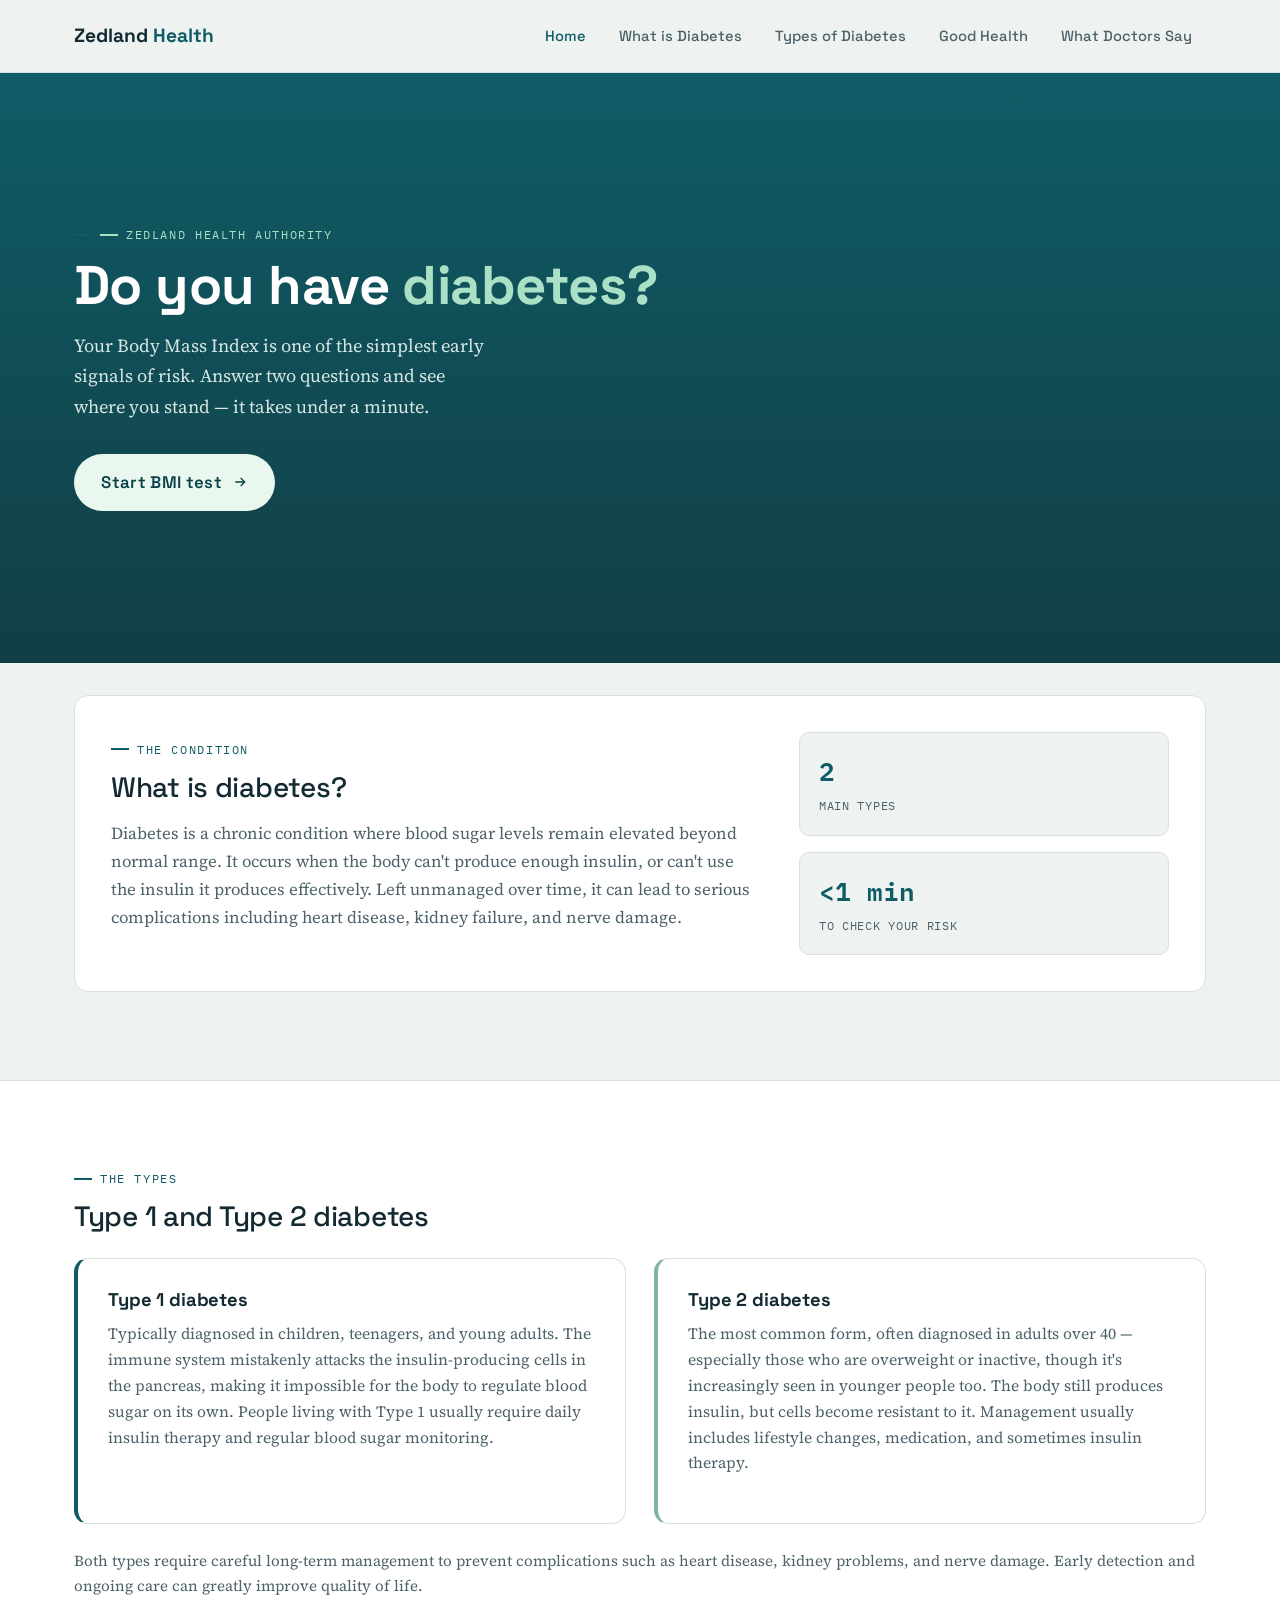
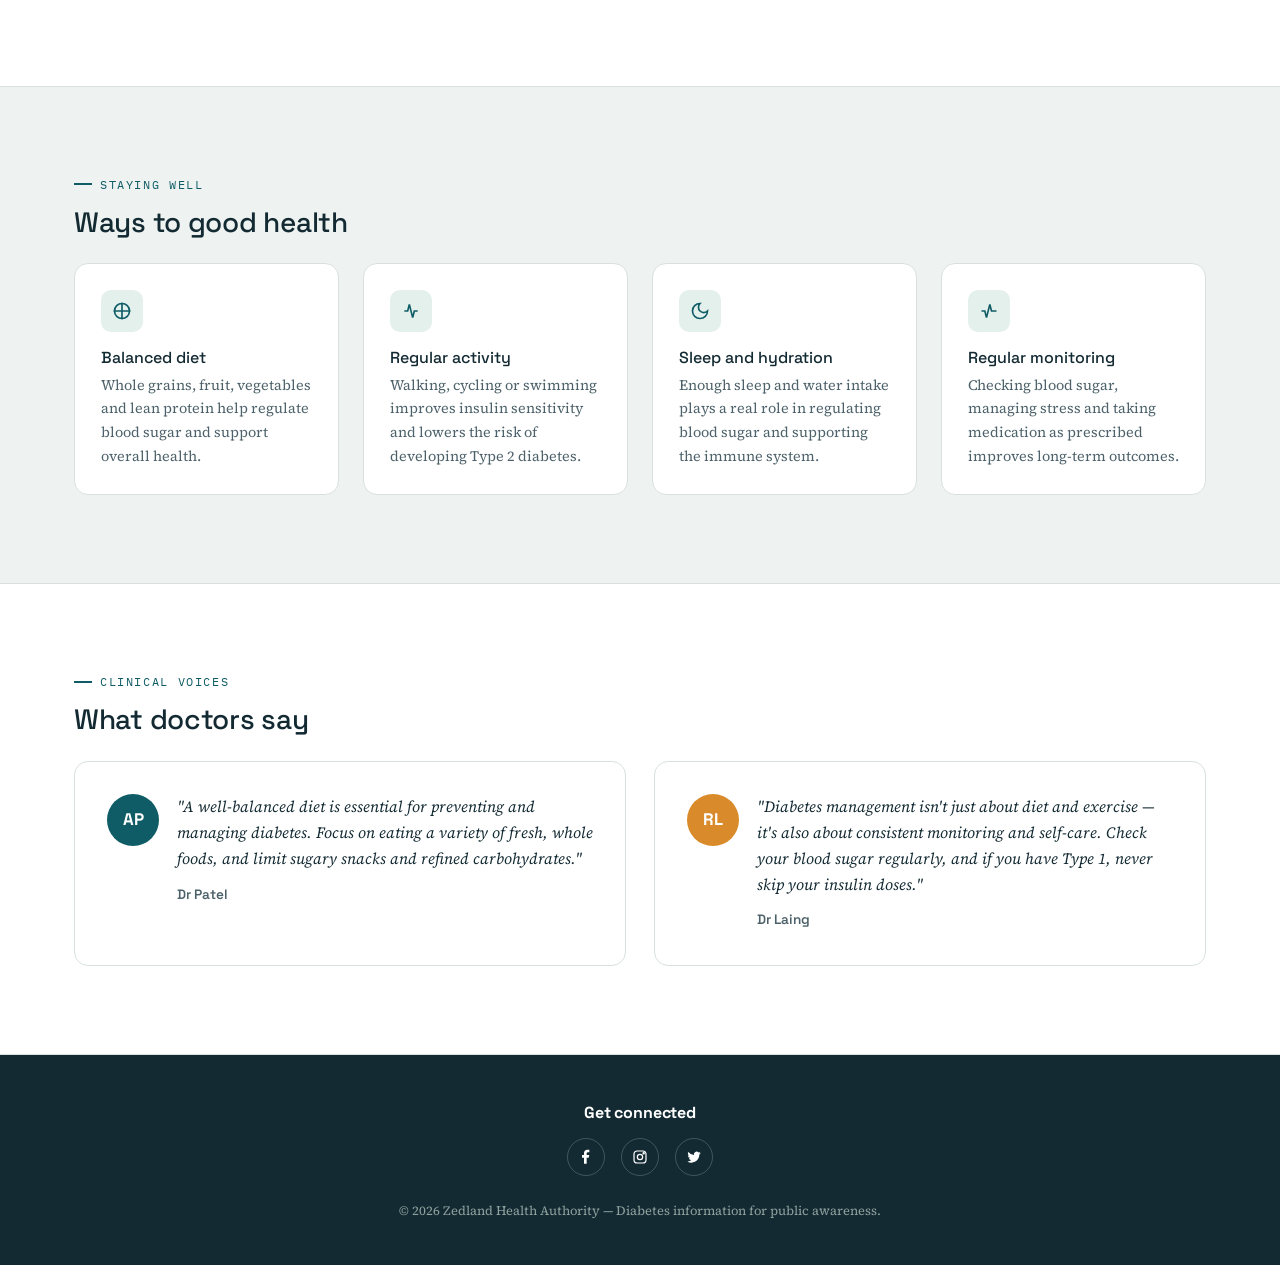
<file: index.html>
<!DOCTYPE html>
<html lang="en-GB">
<head>
<meta charset="UTF-8" />
<meta name="viewport" content="width=device-width, initial-scale=1.0" />
<title>Zedland Health Authority — Diabetes</title>
<meta name="description" content="Understand diabetes risk, check your BMI, and learn how to stay healthy — from Zedland Health Authority." />
<meta name="keywords" content="Diabetes Management, Diabetes Care, Health Tips, Diabetes Prevention, Blood Sugar Control, Diabetes Support, Healthy Lifestyle, Diabetes Education, Type 2 Diabetes, Health and Wellness" />
<meta name="author" content="Leroy Russell">

<link rel="icon" type="image/png" sizes="32x32" href="assets/images/logo/logo.png">
<link rel="apple-touch-icon" sizes="180x180" href="assets/images/logo/apple-touch-icon.png">

<link rel="preconnect" href="https://fonts.googleapis.com">
<link rel="preconnect" href="https://fonts.gstatic.com" crossorigin>
<link href="https://fonts.googleapis.com/css2?family=Space+Grotesk:wght@500;600;700&family=Source+Serif+4:ital,wght@0,400;0,600;1,400&family=IBM+Plex+Mono:wght@500;600&display=swap" rel="stylesheet">

<link href="https://cdn.jsdelivr.net/npm/bootstrap@5.3.3/dist/css/bootstrap.min.css" rel="stylesheet">
<link rel="stylesheet" href="assets/css/styles.css">
</head>
<body>
    
  <!-- ---------- Navbar ---------- -->
  <nav class="navbar site-nav py-3">
    <div class="wrap w-100 d-flex align-items-center">
      <a class="brand text-decoration-none me-auto" href="#top">Zedland <span>Health</span></a>
  
      <!-- Inline links, desktop only -->
      <ul class="navbar-nav flex-row gap-lg-1 d-none d-lg-flex">
        <li class="nav-item"><a class="nav-link active" href="#top">Home</a></li>
        <li class="nav-item"><a class="nav-link" href="#about">What is Diabetes</a></li>
        <li class="nav-item"><a class="nav-link" href="#types">Types of Diabetes</a></li>
        <li class="nav-item"><a class="nav-link" href="#health">Good Health</a></li>
        <li class="nav-item"><a class="nav-link" href="#doctors">What Doctors Say</a></li>
      </ul>
  
      <!-- Sidenav trigger, mobile/tablet only -->
      <button class="nav-toggle d-lg-none" type="button" data-bs-toggle="offcanvas" data-bs-target="#sidenav" aria-controls="sidenav" aria-label="Open navigation menu">
        <svg width="22" height="22" viewBox="0 0 24 24" fill="none" stroke="currentColor" stroke-width="2"><path d="M4 6h16M4 12h16M4 18h16"/></svg>
      </button>
    </div>
  </nav>
  
  <!-- ---------- Sidenav (mobile/tablet) ---------- -->
  <div class="offcanvas offcanvas-end sidenav" tabindex="-1" id="sidenav" aria-labelledby="sidenavLabel">
    <div class="offcanvas-header">
      <span class="brand" id="sidenavLabel">Zedland <span>Health</span></span>
      <button type="button" class="btn-close btn-close-white" data-bs-dismiss="offcanvas" aria-label="Close"></button>
    </div>
    <div class="offcanvas-body">
      <ul class="sidenav-links">
        <li><a href="#top">Home</a></li>
        <li><a href="#about">What is Diabetes</a></li>
        <li><a href="#types">Types of Diabetes</a></li>
        <li><a href="#health">Good Health</a></li>
        <li><a href="#doctors">What Doctors Say</a></li>
      </ul>
      <button type="button" class="btn-risk mt-4 w-100 justify-content-center" data-bs-dismiss="offcanvas" data-bs-toggle="modal" data-bs-target="#riskModal">
        Start BMI test
      </button>
    </div>
  </div>
  
  <main id="top">
  
    <!-- ---------- Hero ---------- -->
    <section class="hero">
      <div class="wrap">
        <div>
          <p class="eyebrow" style="color:#A9E0C6;">
            <span style="background:#A9E0C6;width:18px;height:2px;display:inline-block;"></span>
            Zedland Health Authority
          </p>
          <h1>Do you have <em>diabetes?</em></h1>
          <p class="lede">Your Body Mass Index is one of the simplest early signals of risk. Answer two questions and see where you stand — it takes under a minute.</p>
          <button type="button" class="btn-risk" data-bs-toggle="modal" data-bs-target="#riskModal">
            Start BMI test
            <svg width="16" height="16" viewBox="0 0 24 24" fill="none" stroke="currentColor" stroke-width="2"><path d="M5 12h14M13 6l6 6-6 6"/></svg>
          </button>
        </div>
        <div class="pulse-wrap" aria-hidden="true">
          <svg class="pulse-line" viewBox="0 0 400 160" fill="none">
            <path d="M0 80 H120 L140 30 L165 130 L190 60 L210 100 L230 80 H400" class="pulse-path" stroke="#A9E0C6" stroke-width="3" stroke-linecap="round" stroke-linejoin="round"/>
          </svg>
        </div>
      </div>
    </section>
  
    <!-- ---------- About ---------- -->
    <section id="about">
      <div class="wrap">
        <div class="card-panel about-panel">
          <div>
            <p class="eyebrow">The condition</p>
            <h2 class="h3 mb-3">What is diabetes?</h2>
            <p style="color:var(--ink-soft);">Diabetes is a chronic condition where blood sugar levels remain elevated beyond normal range. It occurs when the body can't produce enough insulin, or can't use the insulin it produces effectively. Left unmanaged over time, it can lead to serious complications including heart disease, kidney failure, and nerve damage.</p>
          </div>
          <div class="d-flex flex-column gap-3">
            <div class="stat-chip">
              <span class="num">2</span>
              <span class="label">Main types</span>
            </div>
            <div class="stat-chip">
              <span class="num">&lt;1 min</span>
              <span class="label">To check your risk</span>
            </div>
          </div>
        </div>
      </div>
    </section>
  
    <!-- ---------- Types ---------- -->
    <section id="types" class="bg-alt">
      <div class="wrap">
        <p class="eyebrow">The types</p>
        <h2 class="h3 mb-4">Type 1 and Type 2 diabetes</h2>
        <div class="type-grid">
          <div class="type-card">
            <h3>Type 1 diabetes</h3>
            <p>Typically diagnosed in children, teenagers, and young adults. The immune system mistakenly attacks the insulin-producing cells in the pancreas, making it impossible for the body to regulate blood sugar on its own. People living with Type 1 usually require daily insulin therapy and regular blood sugar monitoring.</p>
          </div>
          <div class="type-card type-2">
            <h3>Type 2 diabetes</h3>
            <p>The most common form, often diagnosed in adults over 40 — especially those who are overweight or inactive, though it's increasingly seen in younger people too. The body still produces insulin, but cells become resistant to it. Management usually includes lifestyle changes, medication, and sometimes insulin therapy.</p>
          </div>
        </div>
        <p class="mt-4 mb-0" style="color:var(--ink-soft); font-size:.95rem;">Both types require careful long-term management to prevent complications such as heart disease, kidney problems, and nerve damage. Early detection and ongoing care can greatly improve quality of life.</p>
      </div>
    </section>
  
    <!-- ---------- Good health ---------- -->
    <section id="health">
      <div class="wrap">
        <p class="eyebrow">Staying well</p>
        <h2 class="h3 mb-4">Ways to good health</h2>
        <div class="tip-grid">
          <div class="tip-card">
            <div class="tip-icon"><svg width="20" height="20" viewBox="0 0 24 24" fill="none" stroke="currentColor" stroke-width="2"><path d="M12 2v20M2 12h20"/><circle cx="12" cy="12" r="9"/></svg></div>
            <h4>Balanced diet</h4>
            <p>Whole grains, fruit, vegetables and lean protein help regulate blood sugar and support overall health.</p>
          </div>
          <div class="tip-card">
            <div class="tip-icon"><svg width="20" height="20" viewBox="0 0 24 24" fill="none" stroke="currentColor" stroke-width="2"><path d="M4 12h4l2-8 4 16 2-8h4"/></svg></div>
            <h4>Regular activity</h4>
            <p>Walking, cycling or swimming improves insulin sensitivity and lowers the risk of developing Type 2 diabetes.</p>
          </div>
          <div class="tip-card">
            <div class="tip-icon"><svg width="20" height="20" viewBox="0 0 24 24" fill="none" stroke="currentColor" stroke-width="2"><path d="M12 3a6 6 0 0 0 9 9 9 9 0 1 1-9-9Z"/></svg></div>
            <h4>Sleep and hydration</h4>
            <p>Enough sleep and water intake plays a real role in regulating blood sugar and supporting the immune system.</p>
          </div>
          <div class="tip-card">
            <div class="tip-icon"><svg width="20" height="20" viewBox="0 0 24 24" fill="none" stroke="currentColor" stroke-width="2"><path d="M3 12h4l2 8 4-16 2 8h6"/></svg></div>
            <h4>Regular monitoring</h4>
            <p>Checking blood sugar, managing stress and taking medication as prescribed improves long-term outcomes.</p>
          </div>
        </div>
      </div>
    </section>
  
    <!-- ---------- Doctors ---------- -->
    <section id="doctors" class="bg-alt">
      <div class="wrap">
        <p class="eyebrow">Clinical voices</p>
        <h2 class="h3 mb-4">What doctors say</h2>
        <div class="quote-grid">
          <div class="quote-card">
            <div class="avatar-initial avatar-a">AP</div>
            <div>
              <blockquote>"A well-balanced diet is essential for preventing and managing diabetes. Focus on eating a variety of fresh, whole foods, and limit sugary snacks and refined carbohydrates."</blockquote>
              <cite>Dr Patel</cite>
            </div>
          </div>
          <div class="quote-card">
            <div class="avatar-initial avatar-b">RL</div>
            <div>
              <blockquote>"Diabetes management isn't just about diet and exercise — it's also about consistent monitoring and self-care. Check your blood sugar regularly, and if you have Type 1, never skip your insulin doses."</blockquote>
              <cite>Dr Laing</cite>
            </div>
          </div>
        </div>
      </div>
    </section>
  
  </main>
  
  <!-- ---------- Footer ---------- -->
  <footer>
    <div class="wrap">
      <h3>Get connected</h3>
      <div class="social">
        <a href="#" aria-label="Facebook"><svg width="16" height="16" viewBox="0 0 24 24" fill="currentColor"><path d="M13 22v-9h3l1-4h-4V7c0-1 .5-2 2-2h2V1h-3c-3 0-5 2-5 5v3H6v4h3v9h4Z"/></svg></a>
        <a href="#" aria-label="Instagram"><svg width="16" height="16" viewBox="0 0 24 24" fill="none" stroke="currentColor" stroke-width="1.8"><rect x="3" y="3" width="18" height="18" rx="5"/><circle cx="12" cy="12" r="4"/><circle cx="17.5" cy="6.5" r="1"/></svg></a>
        <a href="#" aria-label="Twitter"><svg width="16" height="16" viewBox="0 0 24 24" fill="currentColor"><path d="M22 5.9c-.7.3-1.5.6-2.3.7.8-.5 1.5-1.3 1.8-2.3-.8.5-1.6.8-2.6 1a4 4 0 0 0-6.9 3.7A11.5 11.5 0 0 1 3.5 4.6a4 4 0 0 0 1.3 5.4c-.7 0-1.3-.2-1.9-.5v.1a4 4 0 0 0 3.3 4 4 4 0 0 1-1.9.1 4 4 0 0 0 3.8 2.9A8 8 0 0 1 2 18.6a11.5 11.5 0 0 0 6.3 1.9c7.5 0 11.7-6.3 11.7-11.7v-.5c.8-.6 1.5-1.3 2-2.4Z"/></svg></a>
      </div>
      <p id="copyright">&copy; <span id="currentYear"></span> Zedland Health Authority — Diabetes information for public awareness.</p>
    </div>
  </footer>
  
  <!-- ---------- BMI Modal ---------- -->
  <div class="modal fade bmi-modal" id="riskModal" tabindex="-1" aria-labelledby="riskModalLabel" aria-hidden="true">
    <div class="modal-dialog modal-dialog-centered">
      <div class="modal-content">
        <div class="modal-header">
          <div>
            <h2 class="modal-title h5 mb-1" id="riskModalLabel">Diabetes risk check</h2>
            <p class="mb-0" style="font-size:.85rem; color:#D6E7E2;">Calculate your BMI and see where you stand.</p>
          </div>
          <button type="button" class="btn-close" data-bs-dismiss="modal" aria-label="Close"></button>
        </div>
        <div class="modal-body">
  
          <div class="mb-3">
            <label for="height" class="form-label">Height (cm)</label>
            <input type="number" id="height" class="form-control" placeholder="e.g. 175" required min="100" max="250" aria-describedby="height-error">
            <div id="height-error" class="field-error"></div>
          </div>
  
          <div class="mb-4">
            <label for="weight" class="form-label">Weight (kg)</label>
            <input type="number" id="weight" class="form-control" placeholder="e.g. 70" required min="30" max="300" aria-describedby="weight-error">
            <div id="weight-error" class="field-error"></div>
          </div>
  
          <button type="button" class="calculate-bmi">Calculate BMI</button>
  
          <div id="result">
            <div class="gauge-wrap">
              <svg id="gauge" viewBox="0 0 200 118" width="100%">
                <g id="gaugeBands"></g>
                <line id="needle" x1="100" y1="100" x2="100" y2="28" stroke="#132A33" stroke-width="3" stroke-linecap="round" style="transform-origin:100px 100px; transform:rotate(-90deg); transition:transform .6s cubic-bezier(.34,1.4,.64,1);"/>
                <circle cx="100" cy="100" r="6" fill="#132A33"/>
              </svg>
            </div>
            <div id="bmiOutput">0</div>
            <div class="status-text" id="status"></div>
            <div id="healthAdvice" style="display:none;"></div>
          </div>
  
        </div>
      </div>
    </div>
  </div>
  
  <script src="https://cdn.jsdelivr.net/npm/bootstrap@5.3.3/dist/js/bootstrap.bundle.min.js"></script>
  <script src="assets/js/main.js"></script>
</body>
</html>
</file>
<file: assets/css/styles.css>
:root{
  --ink:#132A33;
  --ink-soft:#4C6169;
  --paper:#EEF3F1;
  --surface:#FFFFFF;
  --teal:#0F5C66;
  --teal-dark:#0A4048;
  --sage:#7FB69E;
  --amber:#D98B2B;
  --red:#C1443C;
  --line:#D8E1DD;
  --radius:14px;
  --font-display:'Space Grotesk', sans-serif;
  --font-body:'Source Serif 4', serif;
  --font-mono:'IBM Plex Mono', monospace;
}

*{ box-sizing:border-box; }
html{ scroll-behavior:smooth; }
body{
  background:var(--paper);
  color:var(--ink);
  font-family:var(--font-body);
  font-size:1.05rem;
  line-height:1.65;
}
h1,h2,h3,.display{
  font-family:var(--font-display);
  color:var(--ink);
  font-weight:700;
  letter-spacing:-0.01em;
}
a{ color:inherit; }
.eyebrow{
  font-family:var(--font-mono);
  font-size:.72rem;
  letter-spacing:.14em;
  text-transform:uppercase;
  color:var(--teal);
  display:flex;
  align-items:center;
  gap:8px;
  margin-bottom:.75rem;
}
.eyebrow::before{ content:''; width:18px; height:2px; background:var(--teal); }
.wrap{ max-width:1180px; margin:0 auto; padding:0 24px; }
section{ padding:88px 0; }
@media (max-width:768px){ section{ padding:56px 0; } }

/* ---------- Navbar ---------- */
.site-nav{
  position:sticky; top:0; z-index:1030;
  background:rgba(238,243,241,.92);
  backdrop-filter:blur(8px);
  border-bottom:1px solid var(--line);
}
.brand{
  font-family:var(--font-display);
  font-weight:700;
  font-size:1.2rem;
}
.brand span{ color:var(--teal); }
.site-nav .nav-link{
  font-family:var(--font-display);
  font-weight:500;
  font-size:.92rem;
  color:var(--ink-soft);
  padding:.5rem .9rem !important;
}
.site-nav .nav-link:hover,
.site-nav .nav-link.active{ color:var(--teal); }

.nav-toggle{
  border:1px solid var(--line);
  background:var(--surface);
  color:var(--ink);
  width:42px; height:42px;
  border-radius:10px;
  display:flex; align-items:center; justify-content:center;
}
.nav-toggle:hover{ border-color:var(--teal); color:var(--teal); }

/* ---------- Sidenav (offcanvas) ---------- */
.sidenav{
  width:280px;
  background:var(--teal-dark);
  color:#fff;
}
.sidenav .offcanvas-header{
  border-bottom:1px solid rgba(255,255,255,.15);
  padding:1.4rem 1.5rem;
}
.sidenav .brand{ color:#fff; }
.sidenav .brand span{ color:#A9E0C6; }
.sidenav .offcanvas-body{ padding:1.5rem; }
.sidenav-links{
  list-style:none;
  margin:0; padding:0;
  display:flex; flex-direction:column;
}
.sidenav-links li{ border-bottom:1px solid rgba(255,255,255,.1); }
.sidenav-links li:first-child{ border-top:1px solid rgba(255,255,255,.1); }
.sidenav-links a{
  display:block;
  font-family:var(--font-display);
  font-weight:500;
  font-size:1rem;
  color:#E4F0EC;
  text-decoration:none;
  padding:.95rem .2rem;
}
.sidenav-links a:hover{ color:#A9E0C6; }
.sidenav .btn-risk{ color:var(--teal-dark); }

/* ---------- Hero ---------- */
.hero{
  background:linear-gradient(180deg, #0F5C66 0%, #123E46 100%);
  color:#F4F8F7;
  overflow:hidden;
  position:relative;
}
.hero .wrap{
  display:grid;
  grid-template-columns:1.1fr .9fr;
  gap:48px;
  align-items:center;
  padding-top:64px;
  padding-bottom:64px;
  position:relative;
}
@media (max-width:900px){
  .hero .wrap{ grid-template-columns:1fr; }
  .pulse-wrap{ display:none; }
}
.hero h1{
  color:#fff;
  font-size:clamp(2.2rem, 4.6vw, 3.4rem);
  line-height:1.08;
  margin-bottom:1rem;
}
.hero h1 em{ color:#A9E0C6; font-style:normal; }
.hero p.lede{
  font-family:var(--font-body);
  font-size:1.15rem;
  color:#D6E7E2;
  max-width:46ch;
  margin-bottom:2rem;
}
.btn-risk{
  background:#E9F7EF;
  color:var(--teal-dark);
  font-family:var(--font-display);
  font-weight:600;
  letter-spacing:.02em;
  padding:.9rem 1.7rem;
  border-radius:999px;
  border:none;
  display:inline-flex;
  align-items:center;
  gap:10px;
  transition:transform .15s ease, background .15s ease;
}
.btn-risk:hover{ background:#fff; transform:translateY(-2px); }

/* Pulse line SVG */
.pulse-wrap{ position:relative; }
.pulse-line{ width:100%; height:auto; }
.pulse-path{
  stroke-dasharray:1000;
  stroke-dashoffset:1000;
  animation:draw 3.2s ease-in-out infinite;
}
@keyframes draw{
  0%{ stroke-dashoffset:1000; }
  55%{ stroke-dashoffset:0; }
  100%{ stroke-dashoffset:-1000; }
}
@media (prefers-reduced-motion: reduce){
  .pulse-path{ animation:none; stroke-dashoffset:0; }
}

/* ---------- Cards / sections ---------- */
.card-panel{
  background:var(--surface);
  border-radius:var(--radius);
  border:1px solid var(--line);
  padding:2.25rem;
}
.about-panel{
  display:grid;
  grid-template-columns:1.4fr .8fr;
  gap:2.5rem;
  align-items:center;
  margin-top:-56px;
  position:relative;
  z-index:2;
}
@media (max-width:860px){ .about-panel{ grid-template-columns:1fr; margin-top:24px; } }
.stat-chip{
  background:var(--paper);
  border:1px solid var(--line);
  border-radius:10px;
  padding:1rem 1.2rem;
  font-family:var(--font-mono);
}
.stat-chip .num{ font-size:1.6rem; font-weight:600; color:var(--teal); display:block; }
.stat-chip .label{ font-size:.72rem; color:var(--ink-soft); text-transform:uppercase; letter-spacing:.06em; }

.type-grid{ display:grid; grid-template-columns:1fr 1fr; gap:1.75rem; }
@media (max-width:860px){ .type-grid{ grid-template-columns:1fr; } }
.type-card{
  background:var(--surface);
  border:1px solid var(--line);
  border-left:4px solid var(--teal);
  border-radius:var(--radius);
  padding:1.9rem;
}
.type-card.type-2{ border-left-color:var(--sage); }
.type-card h3{ font-size:1.15rem; margin-bottom:.6rem; }
.type-card p{ color:var(--ink-soft); font-size:.98rem; }

.tip-grid{ display:grid; grid-template-columns:repeat(4,1fr); gap:1.5rem; }
@media (max-width:900px){ .tip-grid{ grid-template-columns:1fr 1fr; } }
@media (max-width:560px){ .tip-grid{ grid-template-columns:1fr; } }
.tip-card{
  background:var(--surface);
  border:1px solid var(--line);
  border-radius:var(--radius);
  padding:1.6rem;
  text-align:left;
}
.tip-icon{
  width:42px; height:42px;
  border-radius:10px;
  background:#E4F0EC;
  color:var(--teal);
  display:flex; align-items:center; justify-content:center;
  margin-bottom:1rem;
}
.tip-card h4{ font-family:var(--font-display); font-size:1rem; margin-bottom:.4rem; }
.tip-card p{ font-size:.9rem; color:var(--ink-soft); margin:0; }

.quote-grid{ display:grid; grid-template-columns:1fr 1fr; gap:1.75rem; }
@media (max-width:860px){ .quote-grid{ grid-template-columns:1fr; } }
.quote-card{
  background:var(--surface);
  border:1px solid var(--line);
  border-radius:var(--radius);
  padding:2rem;
  display:flex;
  gap:1.1rem;
}
.avatar-initial{
  flex-shrink:0;
  width:52px; height:52px;
  border-radius:50%;
  display:flex; align-items:center; justify-content:center;
  font-family:var(--font-display); font-weight:700; font-size:1.05rem;
  color:#fff;
}
.avatar-a{ background:var(--teal); }
.avatar-b{ background:var(--amber); }
.quote-card blockquote{ margin:0 0 .5rem; font-style:italic; color:var(--ink); font-size:.98rem; }
.quote-card cite{ font-family:var(--font-display); font-style:normal; font-weight:600; font-size:.85rem; color:var(--ink-soft); }

section.bg-alt{ background:var(--surface); border-top:1px solid var(--line); border-bottom:1px solid var(--line); }

footer{
  background:var(--ink);
  color:#C9D6D3;
  padding:48px 0 28px;
  text-align:center;
}
footer h3{ color:#fff; font-size:1rem; margin-bottom:1rem; }
footer .social a{
  display:inline-flex; width:38px; height:38px;
  border:1px solid rgba(255,255,255,.2);
  border-radius:50%;
  align-items:center; justify-content:center;
  margin:0 6px;
  color:#fff;
}
footer .social a:hover{ background:var(--teal); border-color:var(--teal); }
footer p{ font-size:.8rem; color:#8FA29E; margin-top:1.5rem; }

/* ---------- BMI Modal ---------- */
.bmi-modal .modal-content{
  border-radius:20px;
  border:none;
  overflow:hidden;
}
.bmi-modal .modal-header{
  background:var(--teal);
  color:#fff;
  border:none;
  padding:1.6rem 2rem 1.2rem;
}
.bmi-modal .modal-title{ font-family:var(--font-display); font-weight:700; }
.bmi-modal .modal-header .btn-close{ filter:invert(1); }
.bmi-modal .modal-body{ padding:2rem; }
@media (max-width:576px){
  .bmi-modal .modal-body{ padding:1.5rem; }
  .bmi-modal .modal-header{ padding:1.3rem 1.5rem 1rem; }
}
.bmi-modal .form-label{
  font-family:var(--font-display);
  font-size:.82rem;
  font-weight:600;
  text-transform:uppercase;
  letter-spacing:.04em;
  color:var(--ink-soft);
}
.bmi-modal .form-control{
  border:1px solid var(--line);
  border-radius:10px;
  padding:.7rem .9rem;
  font-family:var(--font-mono);
}
.bmi-modal .form-control:focus{
  border-color:var(--teal);
  box-shadow:0 0 0 3px rgba(15,92,102,.15);
}
.bmi-modal .form-control.input-error{
  border-color:var(--red);
  box-shadow:0 0 0 3px rgba(193,68,60,.12);
}
.field-error{
  font-size:.8rem;
  color:var(--red);
  margin-top:.3rem;
  min-height:1.1em;
}
.calculate-bmi{
  background:var(--ink);
  color:#fff;
  font-family:var(--font-display);
  font-weight:600;
  border:none;
  border-radius:10px;
  padding:.85rem;
  width:100%;
  transition:background .15s ease;
}
.calculate-bmi:hover{ background:var(--teal); }

#result{ margin-top:1.75rem; padding-top:1.5rem; border-top:1px solid var(--line); text-align:center; }
.gauge-wrap{ max-width:clamp(170px, 45vw, 260px); margin:0 auto; }
#bmiOutput{
  font-family:var(--font-mono);
  font-size:2rem;
  color:var(--ink);
}
.status-text{ font-family:var(--font-display); font-weight:600; font-size:1rem; margin-top:.25rem; }
#healthAdvice{ font-size:.9rem; color:var(--ink-soft); margin-top:.6rem; }
</file>
